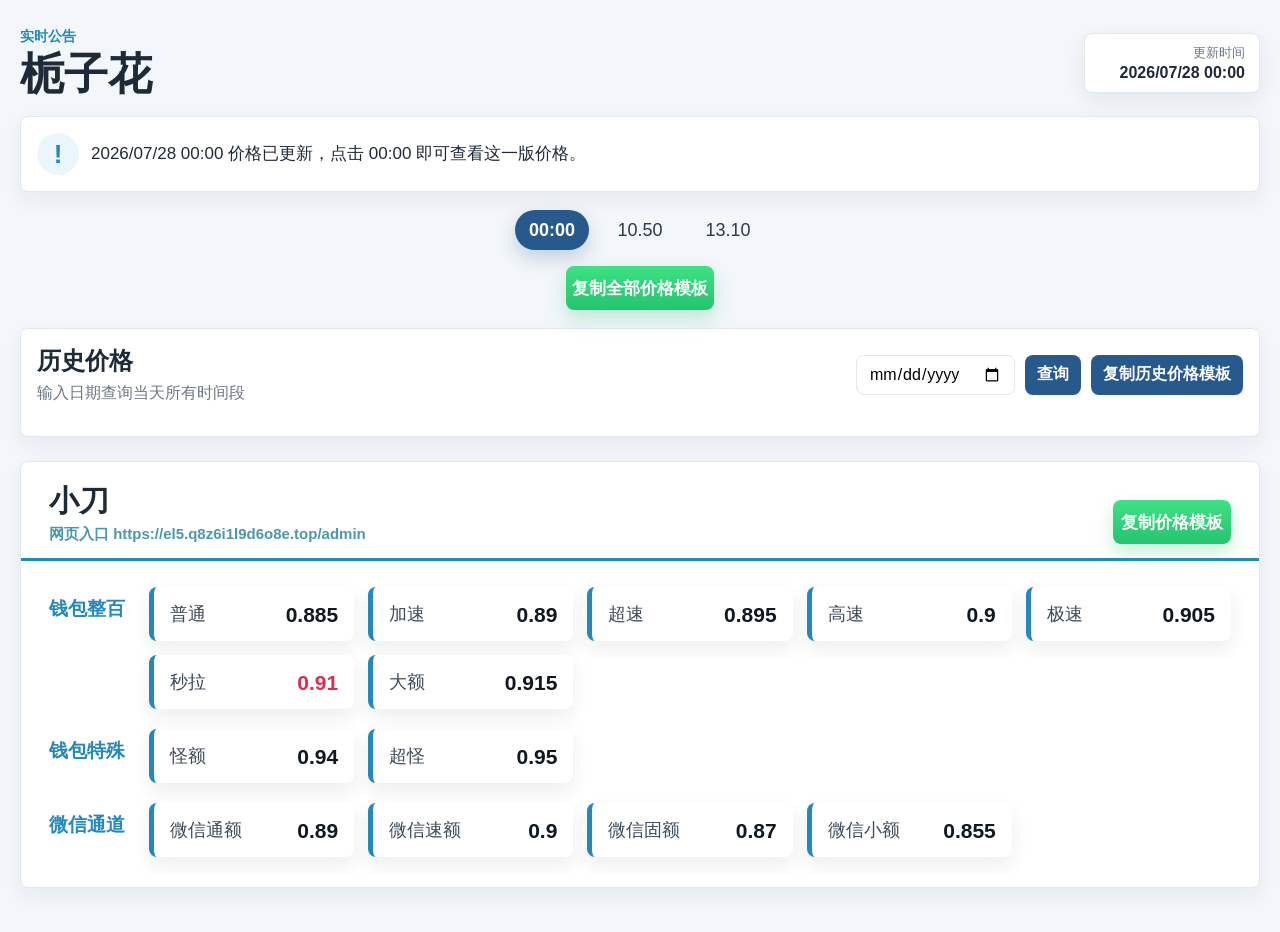
<file: index.html>
<!doctype html>
<html lang="zh-CN">
  <head>
    <meta charset="utf-8">
    <meta name="viewport" content="width=device-width, initial-scale=1">
    <title>公告平台</title>
    <link rel="stylesheet" href="./styles.css">
  </head>
  <body>
    <main class="page">
      <header class="topbar">
        <div>
          <p class="eyebrow">实时公告</p>
          <h1 id="site-title">公告平台</h1>
        </div>
        <div class="status">
          <span>更新时间</span>
          <strong id="updated-at">加载中</strong>
        </div>
      </header>

      <section class="notice" aria-label="公告">
        <div class="notice-mark">!</div>
        <p id="notice-text">正在读取公告内容...</p>
      </section>

      <nav class="time-tabs" id="time-tabs" aria-label="时间标签"></nav>

      <div class="copy-all-bar">
        <button id="copy-all-prices" class="copy-button" type="button">复制全部价格模板</button>
      </div>

      <section class="history-box" aria-label="查询历史价格">
        <div class="history-head">
          <div>
            <h2>历史价格</h2>
            <p>输入日期查询当天所有时间段</p>
          </div>
          <div class="history-controls">
            <input id="history-date" type="date">
            <button id="history-search" type="button">查询</button>
            <button id="history-copy" type="button">复制历史价格模板</button>
          </div>
        </div>
        <div id="history-result" class="history-result"></div>
      </section>

      <section id="content" class="content" aria-live="polite"></section>
    </main>

    <template id="section-template">
      <article class="panel">
        <header class="panel-head">
          <div>
            <h2></h2>
            <p class="meta"></p>
          </div>
          <button class="copy-button" type="button">复制</button>
        </header>
        <div class="groups"></div>
      </article>
    </template>

    <template id="group-template">
      <div class="group">
        <h3></h3>
        <div class="items"></div>
      </div>
    </template>

    <template id="item-template">
      <div class="item">
        <span class="label"></span>
        <strong class="value"></strong>
      </div>
    </template>

    <script src="./script.js"></script>
  </body>
</html>
</file>
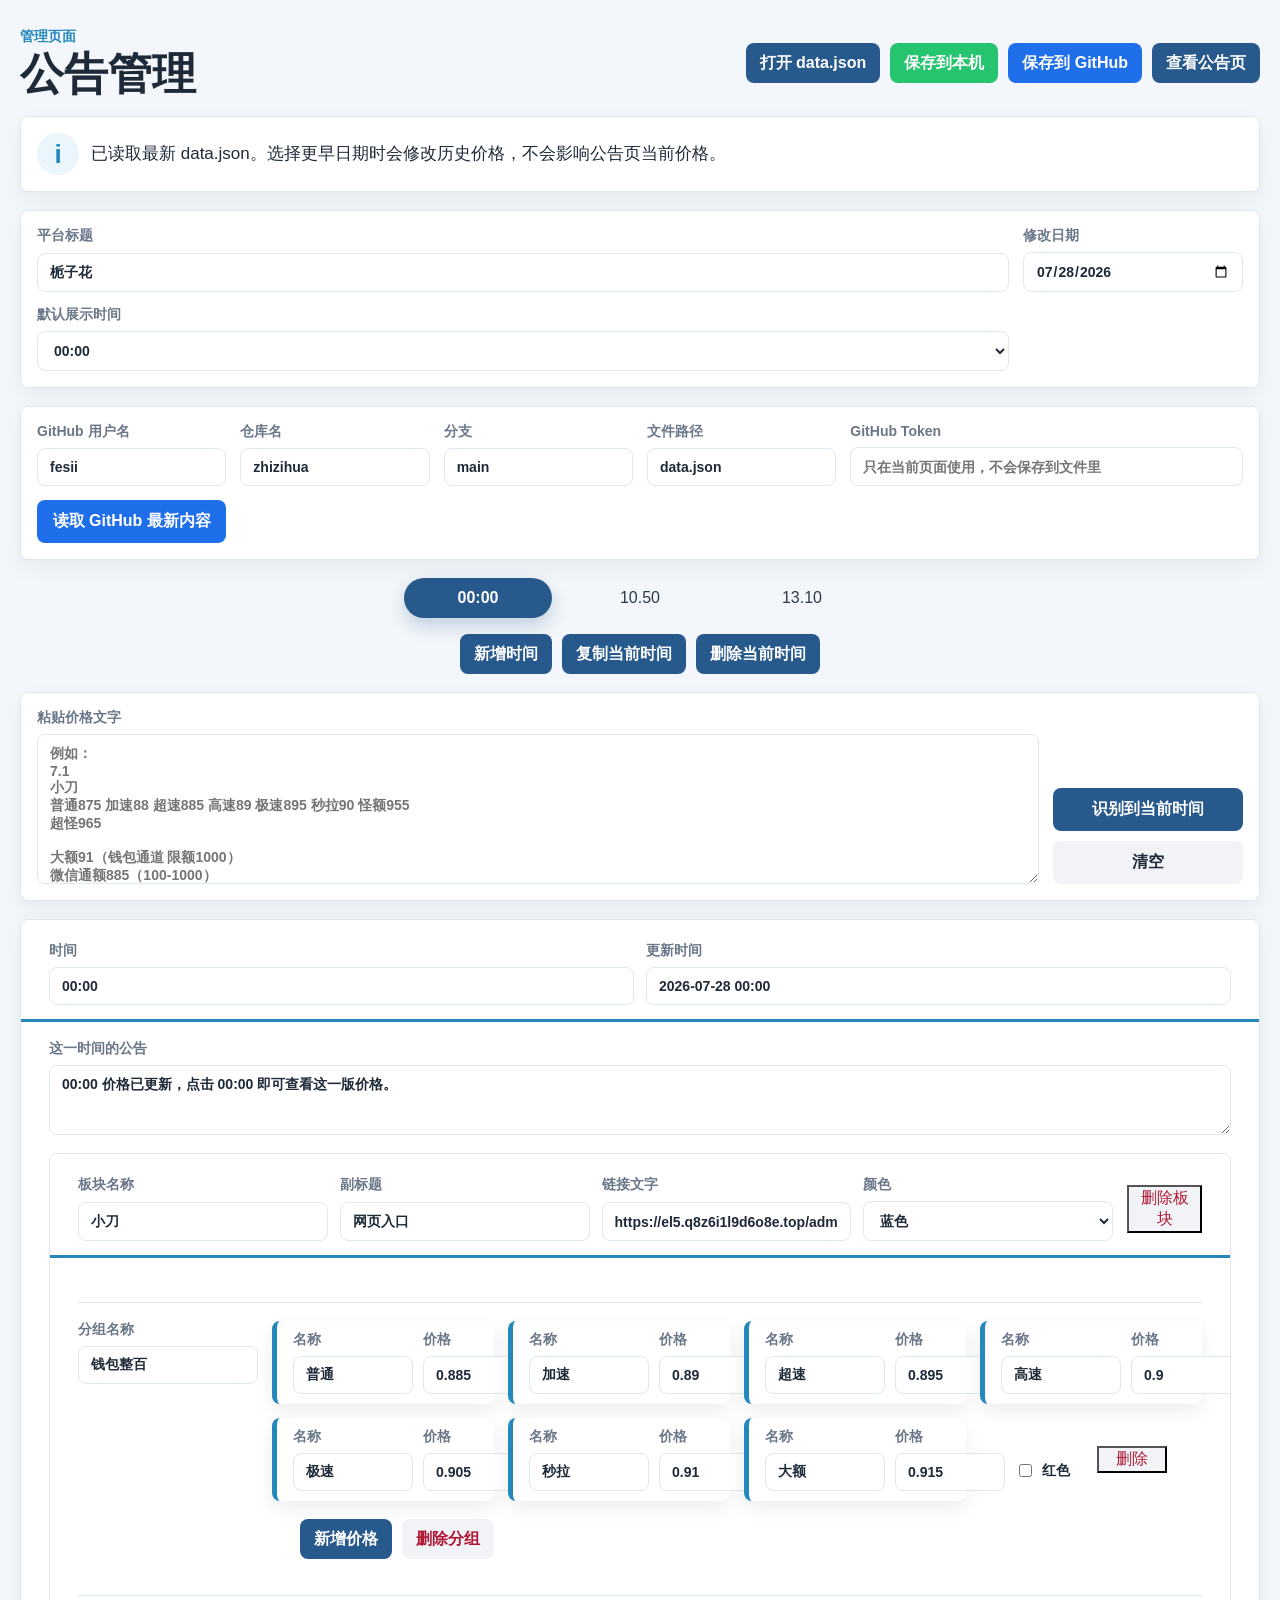
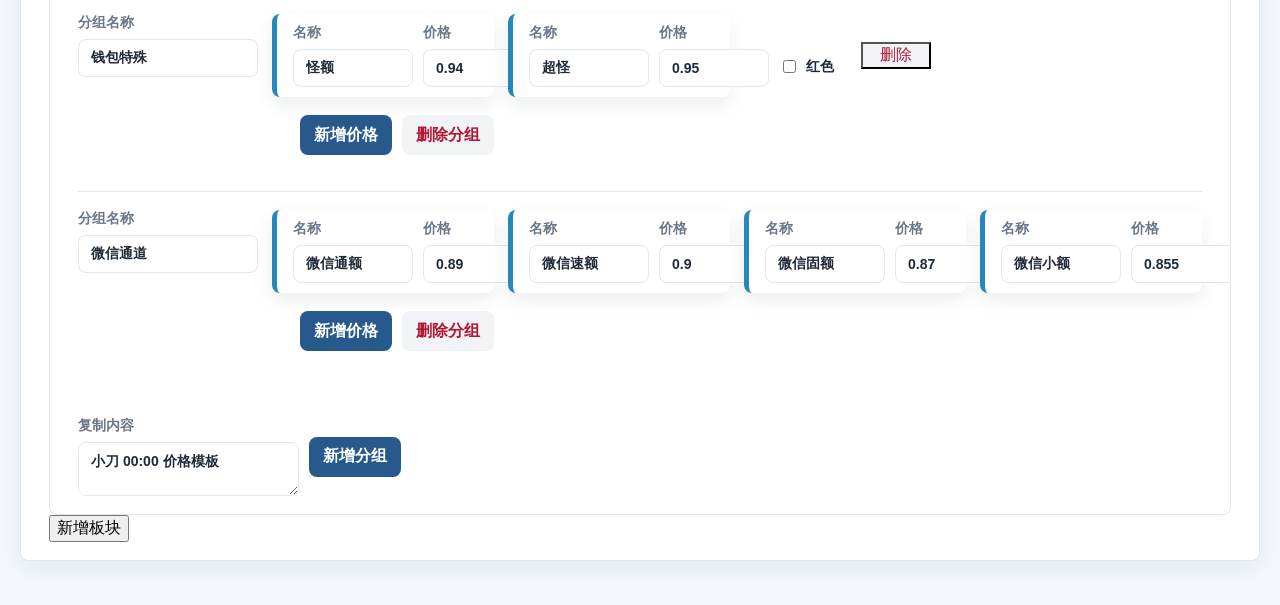
<file: admin.html>
<!doctype html>
<html lang="zh-CN">
  <head>
    <meta charset="utf-8">
    <meta name="viewport" content="width=device-width, initial-scale=1">
    <title>公告管理</title>
    <link rel="stylesheet" href="./styles.css">
    <link rel="stylesheet" href="./admin.css">
  </head>
  <body>
    <main class="page admin-page">
      <header class="topbar">
        <div>
          <p class="eyebrow">管理页面</p>
          <h1>公告管理</h1>
        </div>
        <div class="admin-actions">
          <button id="open-file" type="button">打开 data.json</button>
          <button id="save-file" type="button">保存到本机</button>
          <button id="save-github" type="button">保存到 GitHub</button>
          <a class="view-link" href="./index.html" target="_blank" rel="noreferrer">查看公告页</a>
        </div>
      </header>

      <section class="notice admin-note" aria-label="状态">
        <div class="notice-mark">i</div>
        <p id="save-status">正在读取 data.json...</p>
      </section>

      <section class="admin-card">
        <label>
          平台标题
          <input id="site-title-input" type="text">
        </label>
        <label>
          修改日期
          <input id="business-date-input" type="date">
        </label>
        <label>
          默认展示时间
          <select id="active-time-input"></select>
        </label>
      </section>

      <section class="admin-card github-card">
        <label>
          GitHub 用户名
          <input id="github-owner" type="text" value="fesii">
        </label>
        <label>
          仓库名
          <input id="github-repo" type="text" value="zhizihua">
        </label>
        <label>
          分支
          <input id="github-branch" type="text" value="main">
        </label>
        <label>
          文件路径
          <input id="github-path" type="text" value="data.json">
        </label>
        <label class="token-field">
          GitHub Token
          <input id="github-token" type="text" placeholder="只在当前页面使用，不会保存到文件里">
        </label>
        <button id="load-github" type="button">读取 GitHub 最新内容</button>
      </section>

      <nav class="time-tabs" id="time-tabs" aria-label="时间标签"></nav>

      <section class="admin-toolbar">
        <button id="add-time" type="button">新增时间</button>
        <button id="copy-time" type="button">复制当前时间</button>
        <button id="delete-time" type="button">删除当前时间</button>
      </section>

      <section class="admin-card import-card">
        <label>
          粘贴价格文字
          <textarea id="paste-prices" rows="8" placeholder="例如：&#10;7.1&#10;小刀&#10;普通875 加速88 超速885 高速89 极速895 秒拉90 怪额955&#10;超怪965&#10;&#10;大额91（钱包通道 限额1000）&#10;微信通额885（100-1000）"></textarea>
        </label>
        <div class="import-actions">
          <button id="import-prices" type="button">识别到当前时间</button>
          <button id="clear-import" type="button">清空</button>
        </div>
      </section>

      <section id="editor" class="content" aria-live="polite"></section>
    </main>

    <template id="page-template">
      <article class="panel admin-panel">
        <header class="panel-head">
          <div class="admin-grid">
            <label>
              时间
              <input data-field="time" type="text" placeholder="例如 14:00">
            </label>
            <label>
              更新时间
              <input data-field="updatedAt" type="text" placeholder="例如 2026-06-29 14:00">
            </label>
          </div>
        </header>
        <div class="admin-section-body">
          <label>
            这一时间的公告
            <textarea data-field="notice" rows="3"></textarea>
          </label>
          <div class="section-list"></div>
          <button class="add-section" type="button">新增板块</button>
        </div>
      </article>
    </template>

    <template id="section-editor-template">
      <article class="panel section-editor">
        <header class="panel-head">
          <div class="admin-grid">
            <label>
              板块名称
              <input data-field="title" type="text">
            </label>
            <label>
              副标题
              <input data-field="subtitle" type="text">
            </label>
            <label>
              链接文字
              <input data-field="linkText" type="text">
            </label>
            <label>
              颜色
              <select data-field="accent">
                <option value="blue">蓝色</option>
                <option value="yellow">黄色</option>
              </select>
            </label>
          </div>
          <button class="danger remove-section" type="button">删除板块</button>
        </header>
        <div class="groups"></div>
        <div class="admin-row-actions">
          <label>
            复制内容
            <textarea data-field="copyText" rows="2"></textarea>
          </label>
          <button class="add-group" type="button">新增分组</button>
        </div>
      </article>
    </template>

    <template id="group-editor-template">
      <div class="group group-editor">
        <label class="group-name">
          分组名称
          <input data-field="name" type="text">
        </label>
        <div>
          <div class="items"></div>
          <div class="admin-row-actions">
            <button class="add-item" type="button">新增价格</button>
            <button class="danger remove-group" type="button">删除分组</button>
          </div>
        </div>
      </div>
    </template>

    <template id="item-editor-template">
      <div class="item item-editor">
        <label>
          名称
          <input data-field="label" type="text">
        </label>
        <label>
          价格
          <input data-field="value" type="text">
        </label>
        <label class="check-label">
          <input data-field="highlight" type="checkbox">
          红色
        </label>
        <button class="danger remove-item" type="button">删除</button>
      </div>
    </template>

    <script src="./admin.js"></script>
  </body>
</html>
</file>
<file: styles.css>
:root {
  color-scheme: light;
  --bg: #f3f6fa;
  --text: #1e2a38;
  --muted: #6a7788;
  --line: #dfe7ef;
  --panel: #ffffff;
  --blue: #2488bd;
  --blue-dark: #27598d;
  --yellow: #e7c94a;
  --green: #25c46f;
  --red: #db304d;
  font-family: "Microsoft YaHei", "PingFang SC", "Segoe UI", Arial, sans-serif;
}

* {
  box-sizing: border-box;
}

body {
  margin: 0;
  min-height: 100vh;
  background: var(--bg);
  color: var(--text);
}

button {
  font: inherit;
}

.page {
  width: min(1240px, calc(100% - 32px));
  margin: 0 auto;
  padding: 28px 0 44px;
}

.topbar {
  display: flex;
  align-items: center;
  justify-content: space-between;
  gap: 16px;
  margin-bottom: 18px;
}

.eyebrow {
  margin: 0 0 4px;
  color: var(--blue);
  font-size: 14px;
  font-weight: 700;
}

h1 {
  margin: 0;
  font-size: clamp(28px, 4vw, 44px);
  line-height: 1.1;
}

.status {
  min-width: 176px;
  padding: 10px 14px;
  border: 1px solid var(--line);
  border-radius: 8px;
  background: var(--panel);
  text-align: right;
  box-shadow: 0 8px 22px rgba(31, 58, 88, 0.07);
}

.status span {
  display: block;
  color: var(--muted);
  font-size: 13px;
}

.status strong {
  display: block;
  margin-top: 2px;
  font-size: 16px;
}

.notice {
  display: grid;
  grid-template-columns: 42px 1fr;
  align-items: center;
  gap: 12px;
  margin-bottom: 18px;
  padding: 16px;
  border: 1px solid var(--line);
  border-radius: 8px;
  background: var(--panel);
  box-shadow: 0 8px 22px rgba(31, 58, 88, 0.06);
}

.notice-mark {
  display: grid;
  width: 42px;
  height: 42px;
  place-items: center;
  border-radius: 50%;
  background: #eaf6fb;
  color: var(--blue);
  font-size: 26px;
  font-weight: 900;
}

.notice p {
  margin: 0;
  font-size: 17px;
  line-height: 1.7;
}

.time-tabs {
  display: flex;
  justify-content: center;
  flex-wrap: wrap;
  gap: 14px;
  margin: 12px 0 16px;
}

.time-tabs button {
  min-width: 74px;
  height: 40px;
  border: 0;
  border-radius: 20px;
  background: transparent;
  color: #2d3a48;
  font-size: 18px;
  cursor: pointer;
}

.time-tabs button:hover {
  background: #e9f0f7;
}

.time-tabs .active {
  background: var(--blue-dark);
  color: #fff;
  font-weight: 800;
  box-shadow: 0 8px 18px rgba(39, 89, 141, 0.24);
}

.copy-all-bar {
  display: flex;
  justify-content: center;
  margin: 0 0 18px;
}

.history-box {
  margin: 0 0 24px;
  padding: 16px;
  border: 1px solid var(--line);
  border-radius: 8px;
  background: var(--panel);
  box-shadow: 0 8px 22px rgba(31, 58, 88, 0.06);
}

.history-head {
  display: flex;
  align-items: center;
  justify-content: space-between;
  gap: 14px;
}

.history-head h2 {
  margin: 0;
  font-size: 24px;
}

.history-head p,
.history-day p {
  margin: 6px 0 0;
  color: var(--muted);
}

.history-controls {
  display: flex;
  gap: 10px;
}

.history-controls input,
.history-controls button {
  min-height: 40px;
  border: 1px solid var(--line);
  border-radius: 8px;
  background: #fff;
  font: inherit;
  padding: 0 12px;
}

.history-controls button {
  border: 0;
  background: var(--blue-dark);
  color: #fff;
  cursor: pointer;
  font-weight: 800;
}

.history-result {
  display: grid;
  gap: 18px;
  margin-top: 16px;
}

.history-day {
  display: grid;
  gap: 10px;
}

.history-day h3 {
  margin: 0;
  color: var(--blue-dark);
  font-size: 21px;
}

.content {
  display: grid;
  gap: 28px;
}

.panel {
  border: 1px solid var(--line);
  border-radius: 8px;
  background: var(--panel);
  box-shadow: 0 8px 22px rgba(31, 58, 88, 0.06);
  overflow: hidden;
}

.panel-head {
  display: flex;
  align-items: end;
  justify-content: space-between;
  gap: 14px;
  padding: 22px 28px 14px;
  border-bottom: 3px solid var(--blue);
}

.panel[data-accent="yellow"] .panel-head {
  border-bottom-color: var(--blue);
}

.panel h2 {
  margin: 0;
  font-size: 30px;
  line-height: 1.1;
}

.meta {
  margin: 8px 0 0;
  color: #4c97ad;
  font-size: 15px;
  font-weight: 700;
  word-break: break-all;
}

.copy-button {
  min-width: 118px;
  height: 44px;
  border: 0;
  border-radius: 8px;
  background: linear-gradient(180deg, #3ee184, var(--green));
  color: #fff;
  font-size: 17px;
  font-weight: 800;
  cursor: pointer;
  box-shadow: 0 9px 18px rgba(37, 196, 111, 0.25);
}

.groups {
  display: grid;
  gap: 20px;
  padding: 26px 28px 30px;
}

.group {
  display: grid;
  grid-template-columns: 86px 1fr;
  align-items: start;
  gap: 14px;
}

.group h3 {
  margin: 11px 0 0;
  color: var(--blue);
  font-size: 19px;
  line-height: 1.2;
}

.items {
  display: grid;
  grid-template-columns: repeat(auto-fill, minmax(190px, 1fr));
  gap: 14px;
}

.item {
  display: grid;
  grid-template-columns: minmax(0, 1fr) auto;
  align-items: center;
  gap: 10px;
  min-height: 54px;
  padding: 10px 16px;
  border-left: 5px solid var(--blue);
  border-radius: 8px;
  background: #fff;
  box-shadow: 0 8px 18px rgba(30, 42, 56, 0.08);
}

.panel[data-accent="yellow"] .item {
  border-left-color: var(--yellow);
}

.label {
  min-width: 0;
  color: #3d4b5b;
  font-size: 18px;
  line-height: 1.25;
  overflow-wrap: anywhere;
}

.value {
  color: #101820;
  font-size: 21px;
  line-height: 1.1;
}

.item.highlight .value {
  color: var(--red);
}

.item.changed-price {
  border-left-color: var(--red);
}

.item.changed-price .value {
  color: var(--red);
}

.error {
  padding: 22px;
  border: 1px solid #ffd1d9;
  border-radius: 8px;
  background: #fff5f7;
  color: #b21835;
  font-weight: 700;
}

@media (max-width: 720px) {
  .page {
    width: min(100% - 20px, 1240px);
    padding-top: 16px;
  }

  .topbar,
  .history-head,
  .panel-head {
    align-items: stretch;
    flex-direction: column;
  }

  .history-controls {
    flex-direction: column;
  }

  .status {
    width: 100%;
    text-align: left;
  }

  .time-tabs {
    justify-content: flex-start;
    gap: 8px;
  }

  .time-tabs button {
    min-width: 64px;
    height: 36px;
    font-size: 15px;
  }

  .panel-head,
  .groups {
    padding-left: 14px;
    padding-right: 14px;
  }

  .panel h2 {
    font-size: 25px;
  }

  .group {
    grid-template-columns: 1fr;
    gap: 8px;
  }

  .group h3 {
    margin-top: 0;
  }

  .items {
    grid-template-columns: 1fr;
  }
}
</file>
<file: admin.css>
.admin-page input,
.admin-page textarea,
.admin-page select {
  width: 100%;
  border: 1px solid var(--line);
  border-radius: 8px;
  background: #fff;
  color: var(--text);
  font: inherit;
  padding: 10px 12px;
}

.admin-page textarea {
  resize: vertical;
}

.admin-page label {
  display: grid;
  gap: 7px;
  color: var(--muted);
  font-size: 14px;
  font-weight: 700;
}

.admin-actions,
.admin-toolbar,
.admin-row-actions {
  display: flex;
  align-items: center;
  flex-wrap: wrap;
  gap: 10px;
}

.admin-actions button,
.admin-toolbar button,
.admin-row-actions button,
.view-link {
  min-height: 40px;
  border: 0;
  border-radius: 8px;
  background: var(--blue-dark);
  color: #fff;
  cursor: pointer;
  font-weight: 800;
  padding: 0 14px;
  text-decoration: none;
  display: inline-grid;
  place-items: center;
}

.admin-actions #save-file {
  background: var(--green);
}

.admin-actions #save-github,
.github-card #load-github {
  background: #1f6feb;
}

.danger {
  background: #f1f3f6 !important;
  color: #b21835 !important;
}

.admin-note {
  margin-bottom: 18px;
}

.admin-card {
  display: grid;
  grid-template-columns: minmax(0, 1fr) 220px;
  gap: 14px;
  margin-bottom: 18px;
  padding: 16px;
  border: 1px solid var(--line);
  border-radius: 8px;
  background: var(--panel);
  box-shadow: 0 8px 22px rgba(31, 58, 88, 0.06);
}

.github-card {
  grid-template-columns: repeat(auto-fit, minmax(170px, 1fr));
}

.import-card {
  grid-template-columns: 1fr 190px;
}

.import-actions {
  display: grid;
  align-content: end;
  gap: 10px;
}

.import-actions button {
  min-height: 43px;
  border: 0;
  border-radius: 8px;
  background: var(--blue-dark);
  color: #fff;
  cursor: pointer;
  font-weight: 800;
}

.import-actions #clear-import {
  background: #f1f3f6;
  color: var(--text);
}

.github-card .token-field {
  grid-column: span 2;
}

.github-card button {
  min-height: 43px;
  align-self: end;
  border: 0;
  border-radius: 8px;
  color: #fff;
  cursor: pointer;
  font-weight: 800;
}

.admin-toolbar {
  justify-content: center;
  margin-bottom: 18px;
}

.admin-page .time-tabs button {
  min-width: 148px;
  padding: 0 14px;
  font-size: 16px;
}

.admin-grid {
  display: grid;
  grid-template-columns: repeat(auto-fit, minmax(190px, 1fr));
  gap: 12px;
  width: 100%;
}

.admin-panel .panel-head,
.section-editor .panel-head {
  align-items: center;
}

.admin-section-body,
.admin-row-actions {
  padding: 18px 28px;
}

.section-list,
.section-editor .groups {
  display: grid;
  gap: 18px;
  margin-top: 18px;
}

.section-editor {
  box-shadow: none;
}

.group-editor {
  grid-template-columns: 180px 1fr;
  border-top: 1px solid var(--line);
  padding-top: 18px;
}

.item-editor {
  grid-template-columns: minmax(120px, 1fr) minmax(110px, 150px) 72px 70px;
  min-height: 64px;
}

.item-editor.changed-price {
  border-left-color: var(--red);
}

.item-editor .changed-price-input {
  border-color: #f1a6b4;
  color: var(--red);
  font-weight: 900;
  background: #fff5f7;
}

.check-label {
  align-items: center;
  display: flex !important;
  gap: 7px !important;
  color: var(--text) !important;
  margin-top: 22px;
}

.check-label input {
  width: auto;
}

@media (max-width: 820px) {
  .admin-card,
  .import-card,
  .group-editor,
  .item-editor {
    grid-template-columns: 1fr;
  }

  .github-card .token-field {
    grid-column: auto;
  }

  .admin-actions {
    align-items: stretch;
    flex-direction: column;
  }

  .admin-actions button,
  .view-link {
    width: 100%;
  }
}
</file>
